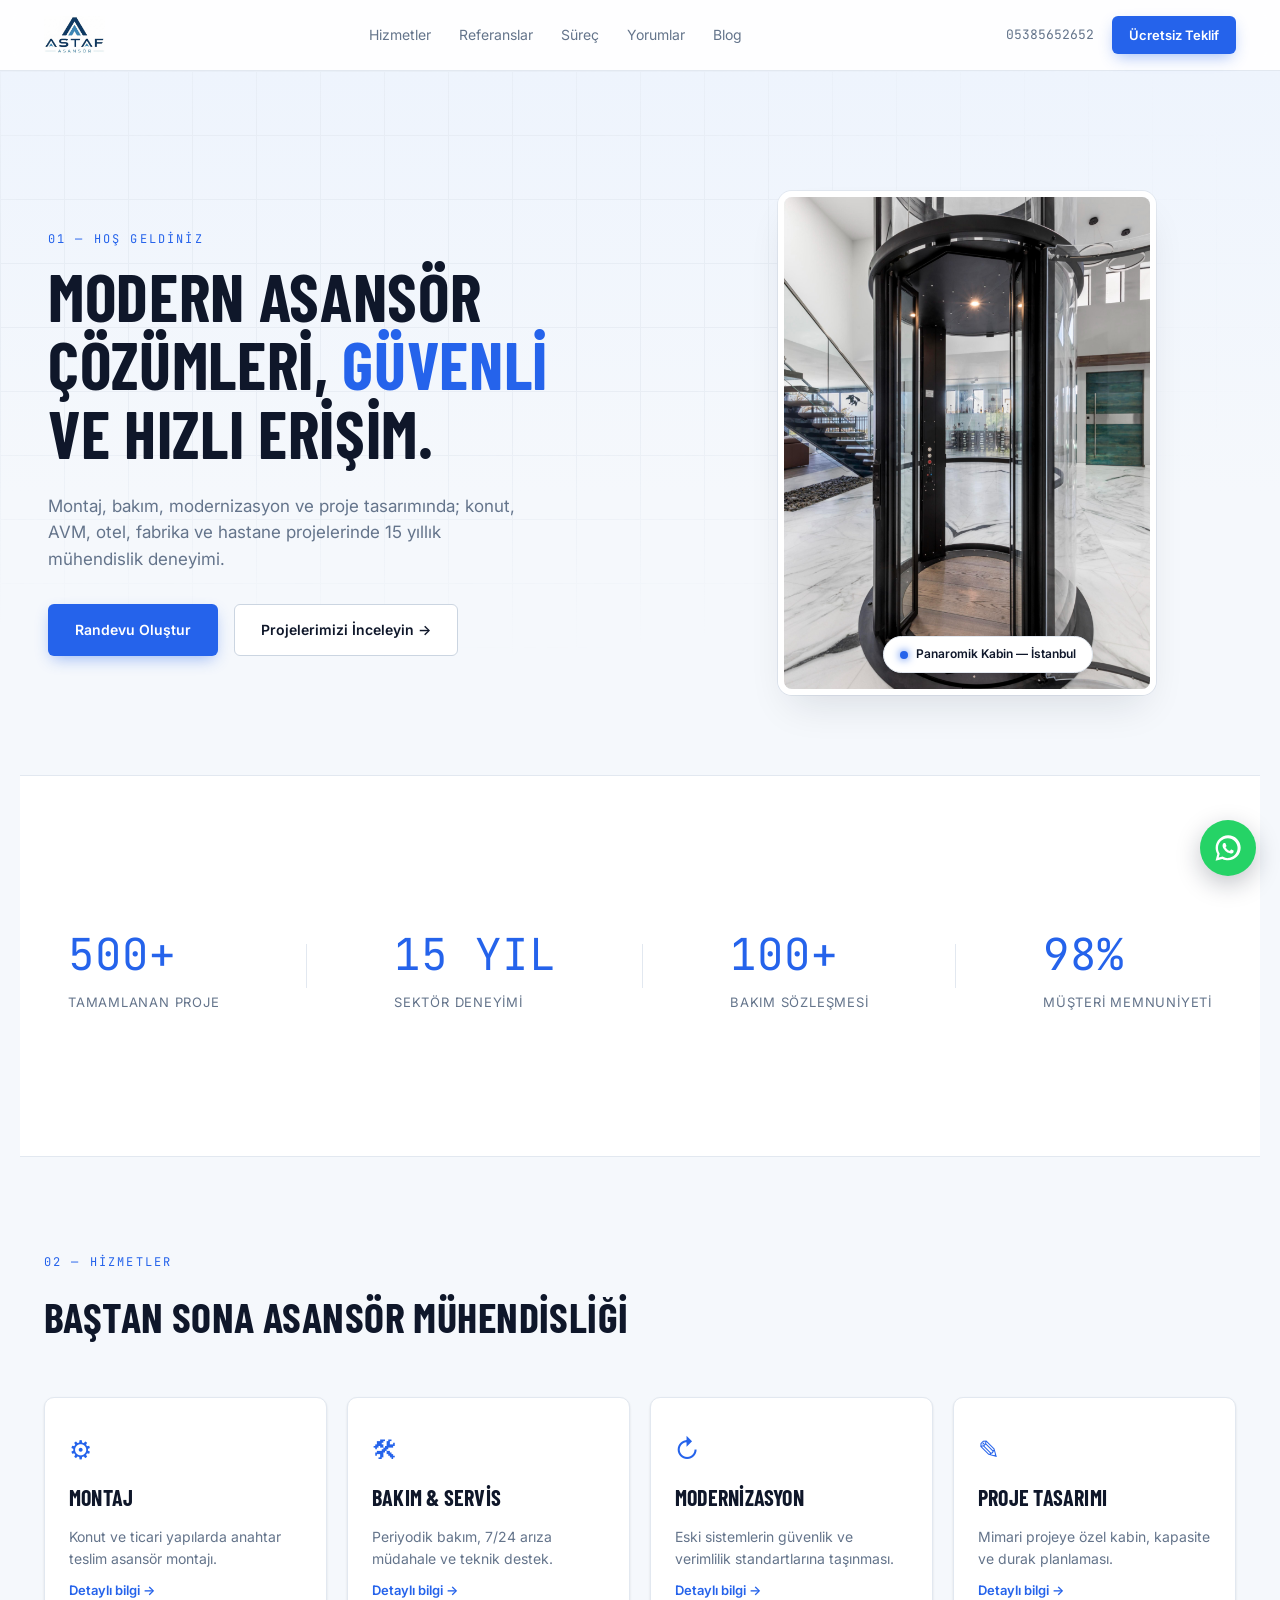
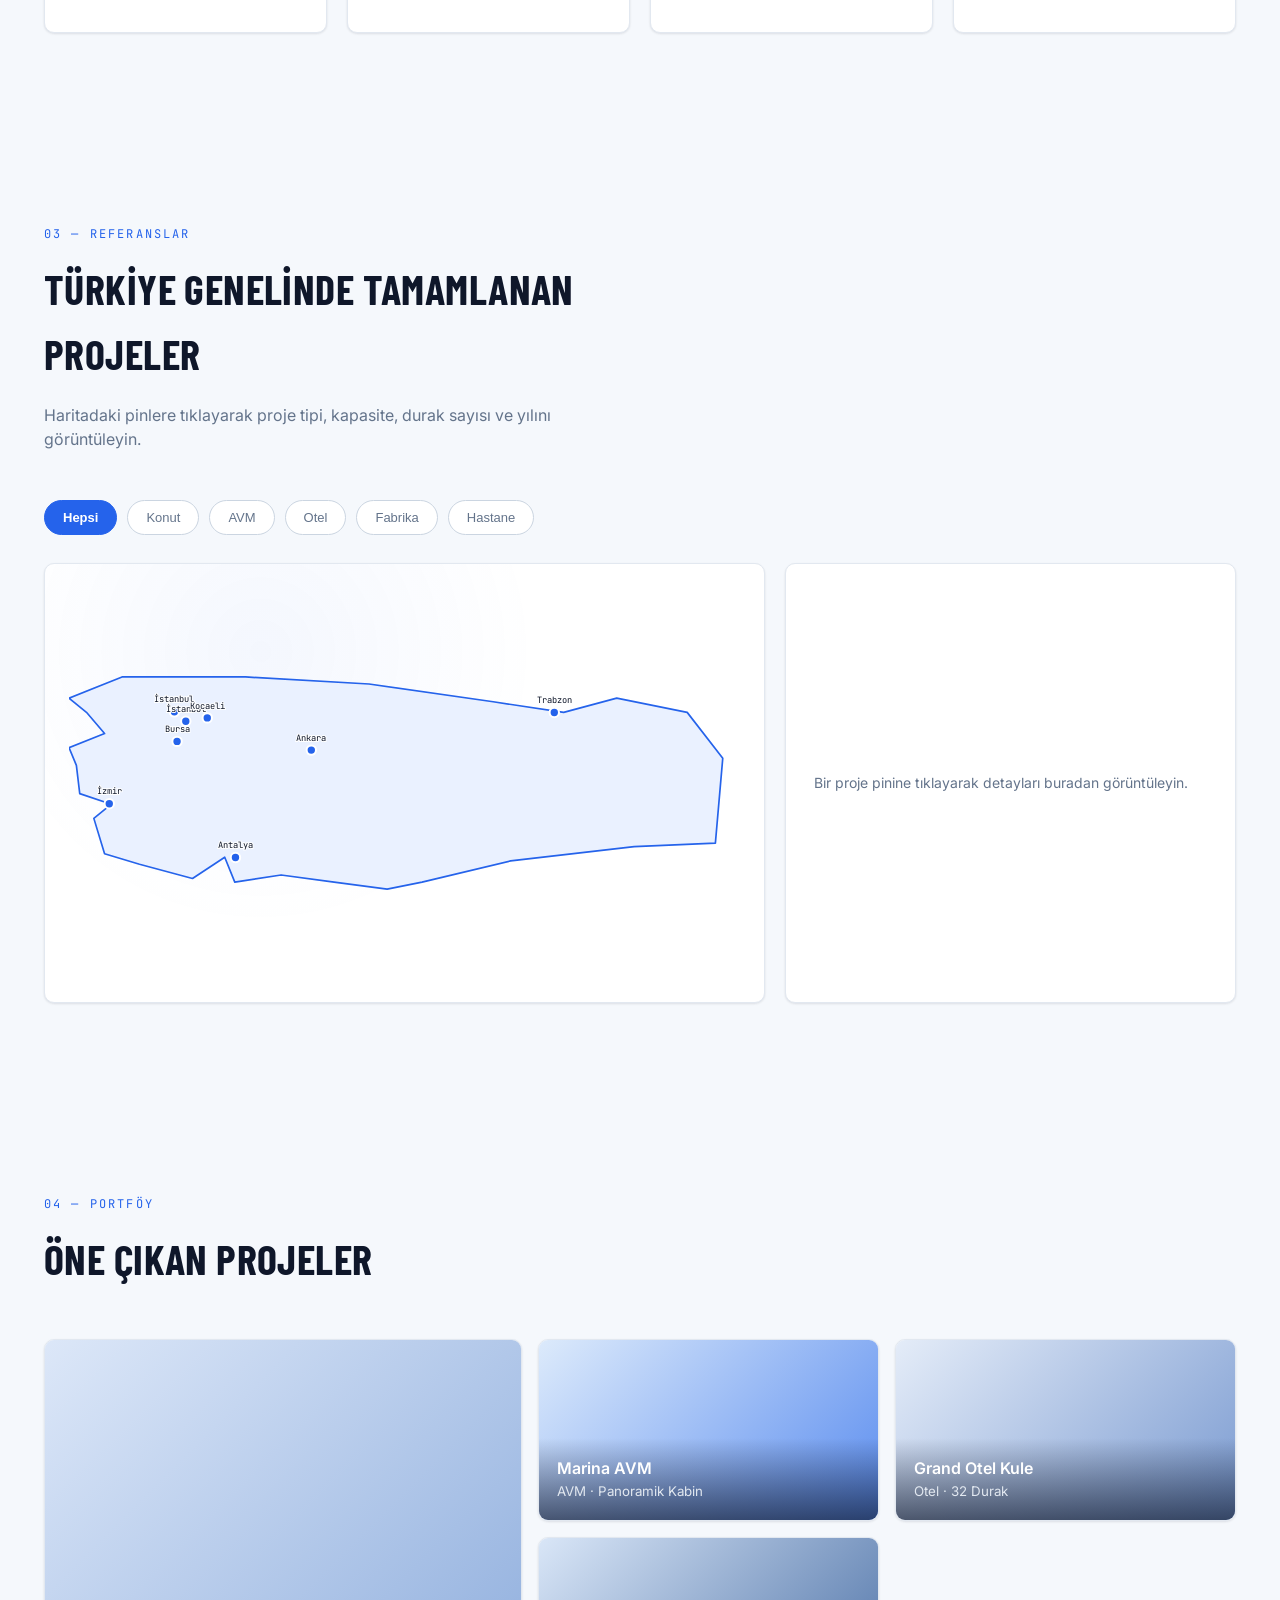
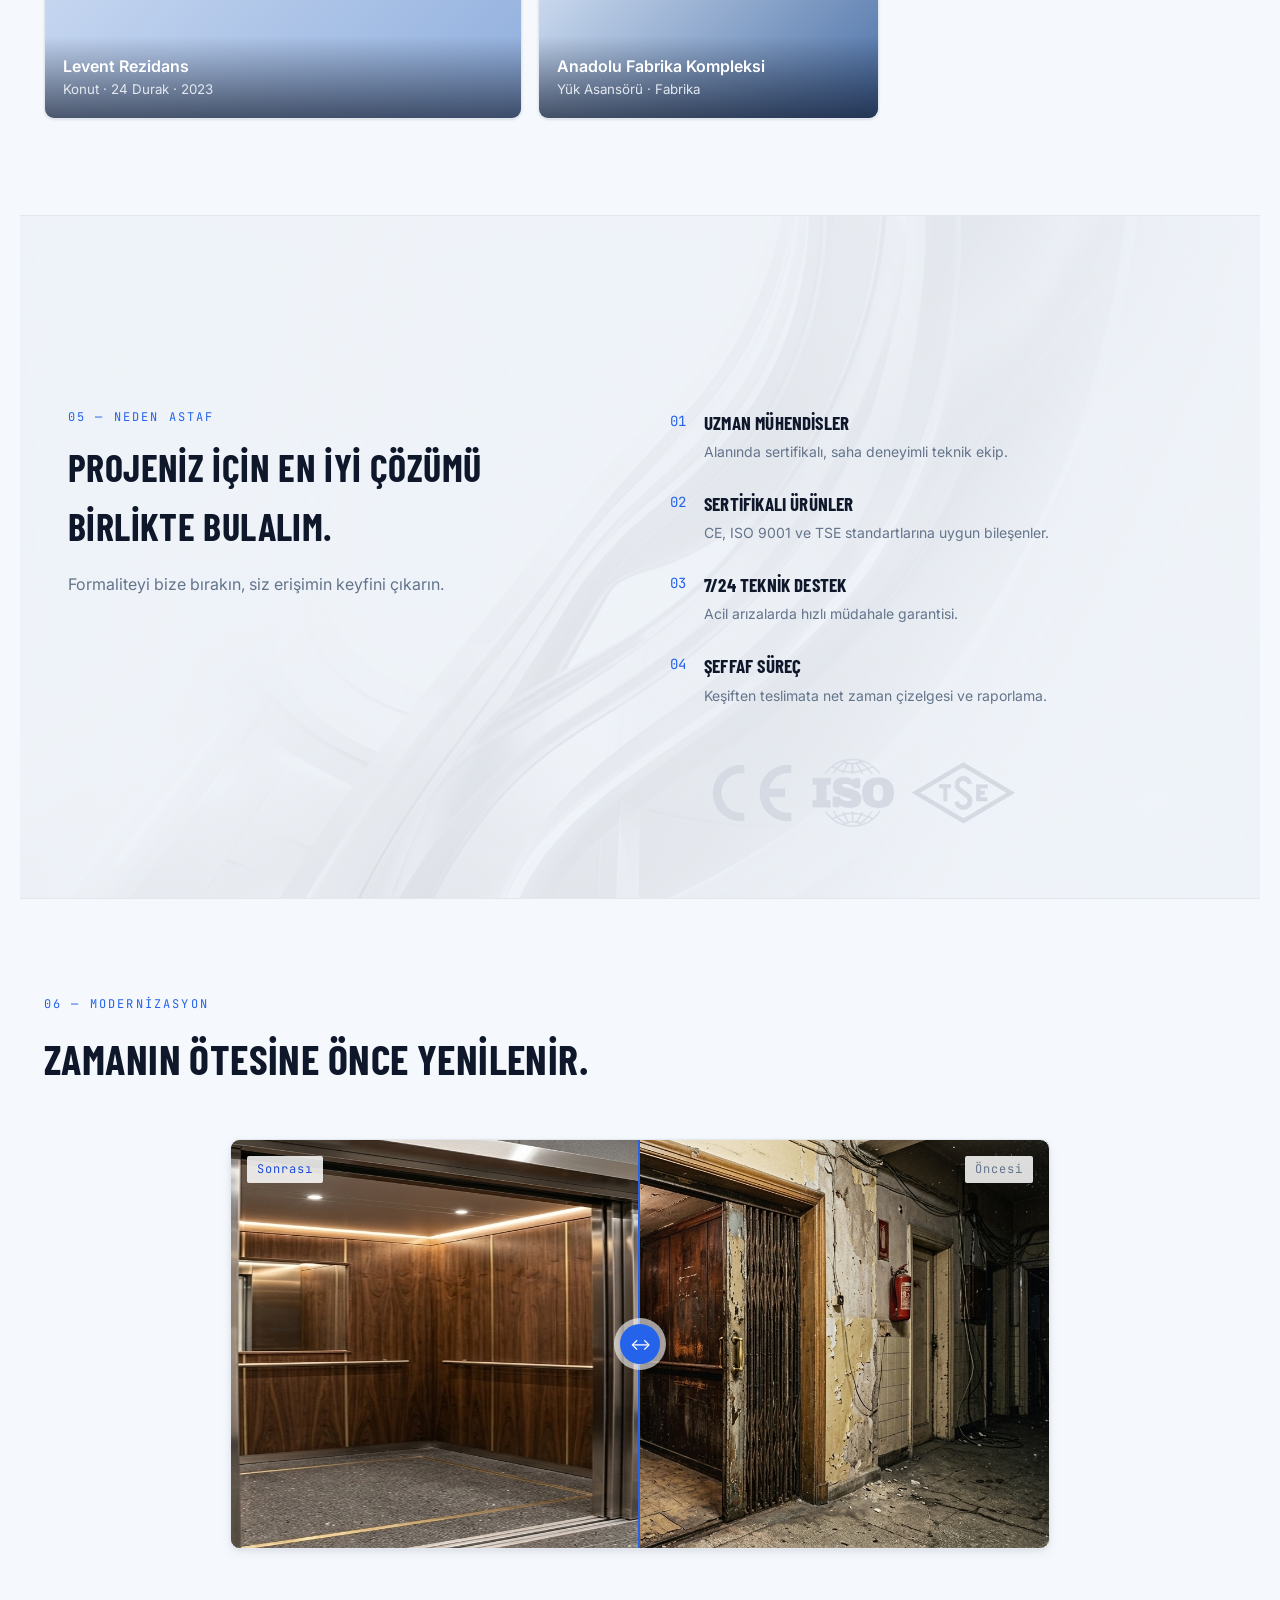
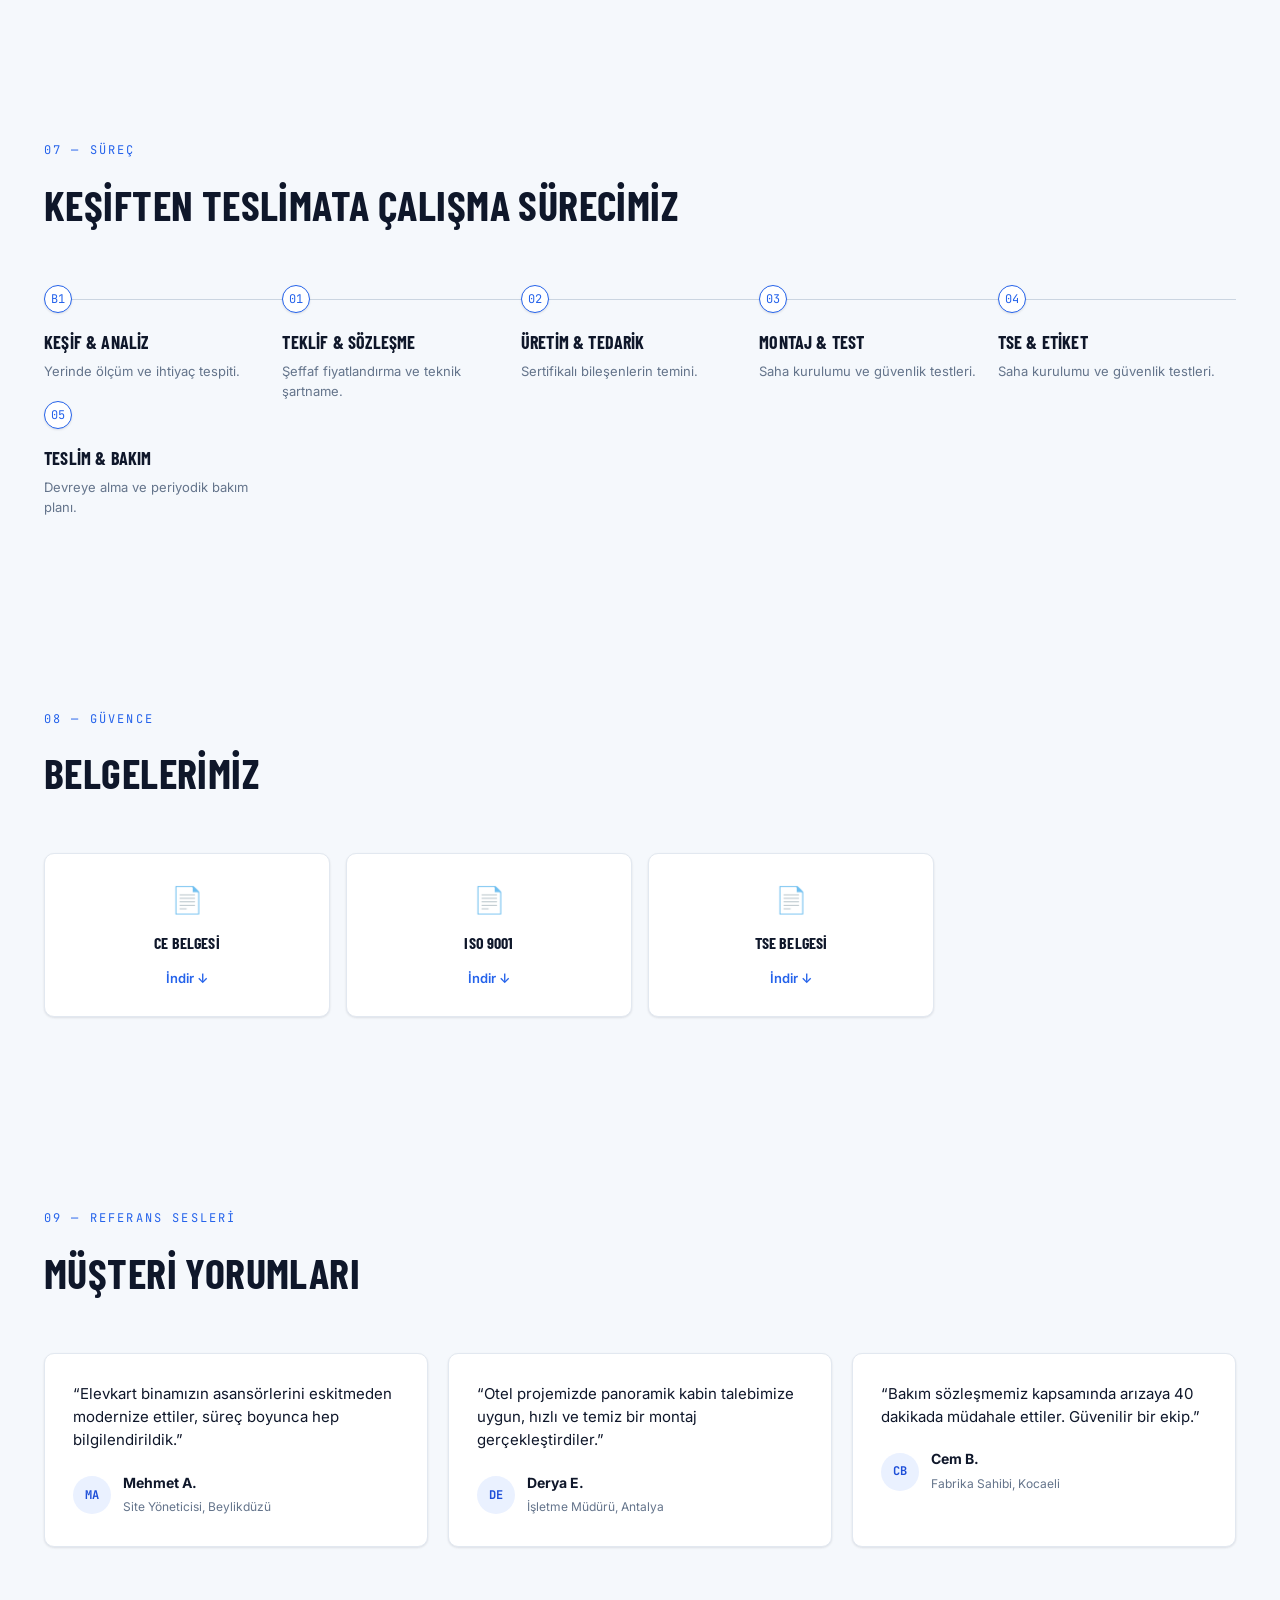
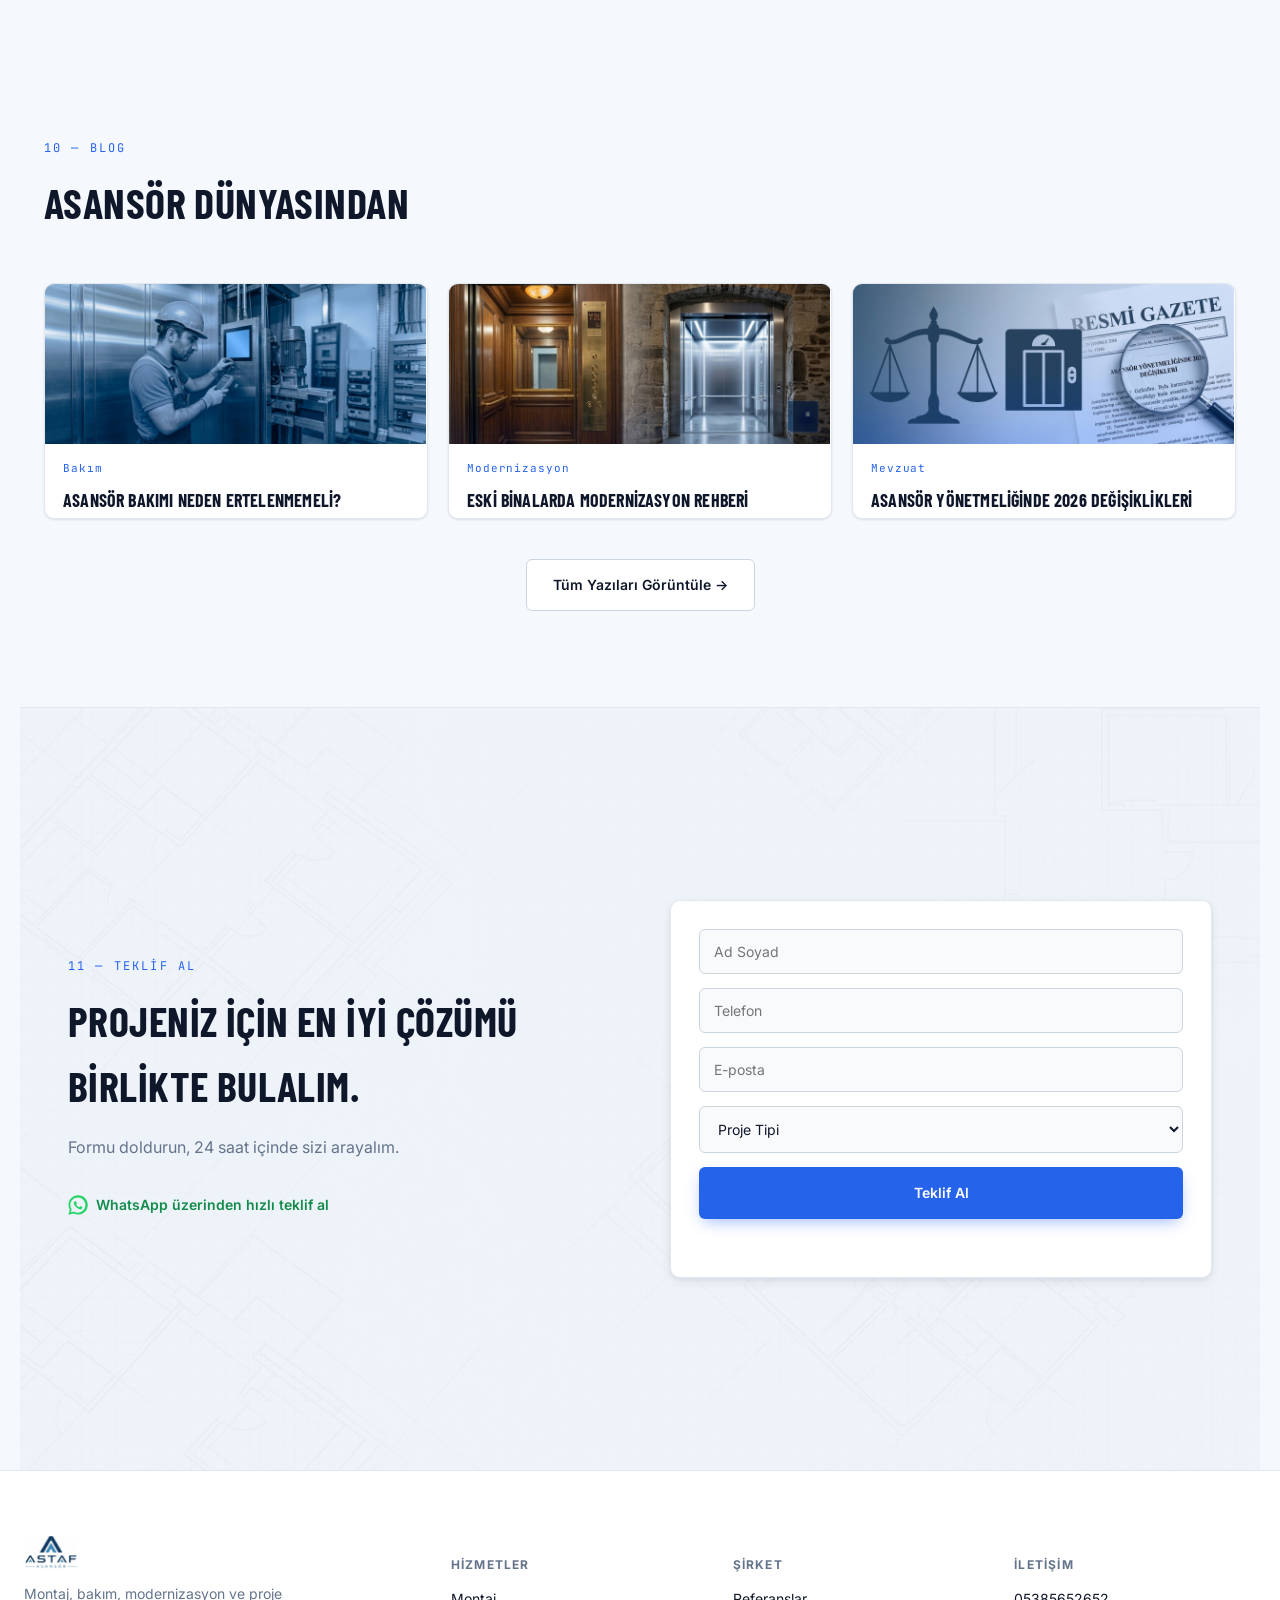
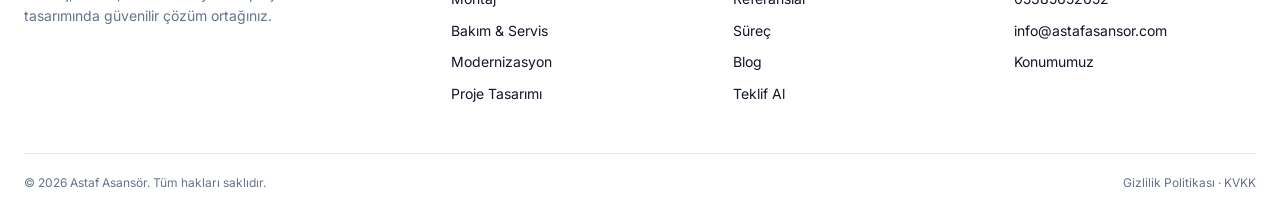
<file: index.html>
<!doctype html>
<html lang="tr">
  <head>
    <meta charset="UTF-8" />
    <meta name="viewport" content="width=device-width, initial-scale=1.0" />
    <title>Astaf Asansör | Modern Asansör Çözümleri</title>
    <meta
      name="description"
      content="Montaj, bakım, modernizasyon ve proje tasarımında güvenilir asansör çözüm ortağınız. 500+ tamamlanmış proje, 15 yıl deneyim."
    />
    <link rel="preconnect" href="https://fonts.googleapis.com" />
    <link
      href="https://fonts.googleapis.com/css2?family=Barlow+Condensed:wght@500;600;700;800&family=Inter:wght@400;500;600;700&family=JetBrains+Mono:wght@500;700&display=swap"
      rel="stylesheet"
    />
    <link rel="stylesheet" href="styles.css" />
  </head>
  <body>
    <!-- ============ Header ============ -->
    <header class="nav" id="nav">
      <div class="nav-inner">
        <a href="#" class="logo">
          <img src="assets/logo.jpg" alt="Astaf Asansör" class="logo-img" />
        </a>
        <nav class="nav-links" id="navLinks">
          <a href="#hizmetler">Hizmetler</a>
          <a href="#referanslar">Referanslar</a>
          <a href="#surec">Süreç</a>
          <a href="#yorumlar">Yorumlar</a>
          <a href="/blog">Blog</a>
        </nav>
        <div class="nav-cta">
          <a href="tel:+902121234567" class="nav-phone">05385652652</a>
          <a href="#teklif" class="btn btn-accent btn-sm">Ücretsiz Teklif</a>
        </div>
        <button class="nav-toggle" id="navToggle" aria-label="Menüyü aç">
          <span></span><span></span><span></span>
        </button>
      </div>
    </header>

    <!-- ============ 1. HERO ============ -->
    <section class="hero">
      <div class="hero-grid"></div>
      <div class="hero-inner">
        <p class="eyebrow">01 — HOŞ GELDİNİZ</p>
        <h1 class="hero-title">
          Modern asansör<br />çözümleri, <span class="accent-text">güvenli</span
          ><br />ve hızlı erişim.
        </h1>
        <p class="hero-desc">
          Montaj, bakım, modernizasyon ve proje tasarımında; konut, AVM, otel,
          fabrika ve hastane projelerinde 15 yıllık mühendislik deneyimi.
        </p>
        <div class="hero-actions">
          <a href="#teklif" class="btn btn-accent">Randevu Oluştur</a>
          <a href="#projeler" class="btn btn-outline"
            >Projelerimizi İnceleyin →</a
          >
        </div>
      </div>
      <div class="hero-shaft">
        <img
          src="assets/hero.jpg"
          alt="Modern asansör kabini"
          class="hero-photo"
        />
        <div class="hero-photo-tag">
          <span class="shaft-dot"></span> Panaromik Kabin — İstanbul
        </div>
      </div>
    </section>

    <section class="stats">
      <div class="stats-inner">
        <div class="stat" data-count="500" data-suffix="+">
          <span class="stat-num mono" data-target="500">000</span>
          <span class="stat-label">Tamamlanan Proje</span>
        </div>
        <div class="stat-divider"></div>
        <div class="stat" data-count="15" data-suffix=" YIL">
          <span class="stat-num mono" data-target="15">00</span>
          <span class="stat-label">Sektör Deneyimi</span>
        </div>
        <div class="stat-divider"></div>
        <div class="stat" data-count="100" data-suffix="+">
          <span class="stat-num mono" data-target="100">000</span>
          <span class="stat-label">Bakım Sözleşmesi</span>
        </div>
        <div class="stat-divider"></div>
        <div class="stat" data-count="98" data-suffix="%">
          <span class="stat-num mono" data-target="98">00</span>
          <span class="stat-label">Müşteri Memnuniyeti</span>
        </div>
      </div>
    </section>

    <!-- ============ 2. HİZMET KARTLARI ============ -->
    <section class="services" id="hizmetler">
      <div class="section-head">
        <p class="eyebrow">02 — HİZMETLER</p>
        <h2>Baştan sona asansör mühendisliği</h2>
      </div>
      <div class="services-grid">
        <a href="#" class="service-card">
          <span class="service-icon">⚙</span>
          <h3>Montaj</h3>
          <p>Konut ve ticari yapılarda anahtar teslim asansör montajı.</p>
          <span class="service-link">Detaylı bilgi →</span>
        </a>
        <a href="#" class="service-card">
          <span class="service-icon">🛠</span>
          <h3>Bakım & Servis</h3>
          <p>Periyodik bakım, 7/24 arıza müdahale ve teknik destek.</p>
          <span class="service-link">Detaylı bilgi →</span>
        </a>
        <a href="#" class="service-card">
          <span class="service-icon">↻</span>
          <h3>Modernizasyon</h3>
          <p>
            Eski sistemlerin güvenlik ve verimlilik standartlarına taşınması.
          </p>
          <span class="service-link">Detaylı bilgi →</span>
        </a>
        <a href="#" class="service-card">
          <span class="service-icon">✎</span>
          <h3>Proje Tasarımı</h3>
          <p>Mimari projeye özel kabin, kapasite ve durak planlaması.</p>
          <span class="service-link">Detaylı bilgi →</span>
        </a>
      </div>
    </section>

    <!-- ============ 3. REFERANS HARİTASI ============ -->
    <section class="map-section" id="referanslar">
      <div class="section-head">
        <p class="eyebrow">03 — REFERANSLAR</p>
        <h2>Türkiye genelinde tamamlanan projeler</h2>
        <p class="section-desc">
          Haritadaki pinlere tıklayarak proje tipi, kapasite, durak sayısı ve
          yılını görüntüleyin.
        </p>
      </div>

      <div class="map-filters" id="mapFilters">
        <button class="filter-btn active" data-filter="all">Hepsi</button>
        <button class="filter-btn" data-filter="konut">Konut</button>
        <button class="filter-btn" data-filter="avm">AVM</button>
        <button class="filter-btn" data-filter="otel">Otel</button>
        <button class="filter-btn" data-filter="fabrika">Fabrika</button>
        <button class="filter-btn" data-filter="hastane">Hastane</button>
      </div>

      <div class="map-wrap">
        <div class="map-panel" id="mapPanel">
          <svg
            viewBox="0 0 1000 316"
            preserveAspectRatio="xMidYMid meet"
            class="tr-map-svg"
          >
            <path
              class="tr-map-path"
              d="M0,31.6 L79,0 L263,0 L447,10.5 L632,37 L737,52.8 L816,31.6 L921,52.8 L974,121 L963,247.5 L842,252.8 L658,274 L526,305.6 L474,316 L395,305.6 L316,295 L247,305.6 L232,268.6 L184,300.2 L105,279 L53,263.3 L37,210.7 L63,189.6 L16,173.8 L11,131.7 L0,105.3 L53,84.3 L26,52.7 Z"
            ></path>
            <g id="pinsLayer"></g>
          </svg>
        </div>
        <div class="map-detail" id="mapDetail">
          <p class="map-detail-empty">
            Bir proje pinine tıklayarak detayları buradan görüntüleyin.
          </p>
        </div>
      </div>
    </section>

    <!-- ============ 4. Porföy ============ -->
    <section class="projects" id="projeler">
      <div class="section-head">
        <p class="eyebrow">04 — PORTFÖY</p>
        <h2>Öne çıkan projeler</h2>
      </div>
      <div class="projects-grid">
        <figure class="project-card project-card-lg">
          <div class="project-img ph-1"></div>
          <figcaption>
            <span>Levent Rezidans</span><small>Konut · 24 Durak · 2023</small>
          </figcaption>
        </figure>
        <figure class="project-card">
          <div class="project-img ph-2"></div>
          <figcaption>
            <span>Marina AVM</span><small>AVM · Panoramik Kabin</small>
          </figcaption>
        </figure>
        <figure class="project-card">
          <div class="project-img ph-3"></div>
          <figcaption>
            <span>Grand Otel Kule</span><small>Otel · 32 Durak</small>
          </figcaption>
        </figure>
        <figure class="project-card">
          <div class="project-img ph-4"></div>
          <figcaption>
            <span>Anadolu Fabrika Kompleksi</span
            ><small>Yük Asansörü · Fabrika</small>
          </figcaption>
        </figure>
      </div>
    </section>

    <!-- ============ 5. NEDEN BİZ ============ -->
    <section class="why">
      <div class="why-inner">
        <div class="why-text">
          <p class="eyebrow">05 — NEDEN ASTAF</p>
          <h2>Projeniz için en iyi çözümü birlikte bulalım.</h2>
          <p class="section-desc">
            Formaliteyi bize bırakın, siz erişimin keyfini çıkarın.
          </p>
        </div>
        <ul class="why-list">
          <li>
            <span class="why-num mono">01</span>
            <div>
              <h4>Uzman mühendisler</h4>
              <p>Alanında sertifikalı, saha deneyimli teknik ekip.</p>
            </div>
          </li>
          <li>
            <span class="why-num mono">02</span>
            <div>
              <h4>Sertifikalı ürünler</h4>
              <p>CE, ISO 9001 ve TSE standartlarına uygun bileşenler.</p>
            </div>
          </li>
          <li>
            <span class="why-num mono">03</span>
            <div>
              <h4>7/24 teknik destek</h4>
              <p>Acil arızalarda hızlı müdahale garantisi.</p>
            </div>
          </li>
          <li>
            <span class="why-num mono">04</span>
            <div>
              <h4>Şeffaf süreç</h4>
              <p>Keşiften teslimata net zaman çizelgesi ve raporlama.</p>
            </div>
          </li>
        </ul>
      </div>
    </section>

    <!-- ============ 6. ÖNCESİ/SONRASI ============ -->
    <section class="compare">
      <div class="section-head">
        <p class="eyebrow">06 — MODERNİZASYON</p>
        <h2>Zamanın ötesine önce yenilenir.</h2>
      </div>
      <div class="compare-wrap">
        <div class="compare-slider" id="compareSlider">
          <div class="compare-before"></div>
          <div class="compare-after" id="compareAfter"></div>
          <input
            type="range"
            min="0"
            max="100"
            value="50"
            id="compareRange"
            class="compare-range"
          />
          <div class="compare-handle" id="compareHandle">↔</div>
          <span class="compare-tag compare-tag-before">Öncesi</span>
          <span class="compare-tag compare-tag-after">Sonrası</span>
        </div>
      </div>
    </section>

    <!-- ============ 7. ÇALIŞMA SÜRECİ ============ -->
    <section class="process" id="surec">
      <div class="section-head">
        <p class="eyebrow">07 — SÜREÇ</p>
        <h2>Keşiften teslimata çalışma sürecimiz</h2>
      </div>
      <div class="process-track">
        <div class="process-step">
          <span class="process-floor mono">B1</span>
          <h4>Keşif & Analiz</h4>
          <p>Yerinde ölçüm ve ihtiyaç tespiti.</p>
        </div>
        <div class="process-step">
          <span class="process-floor mono">01</span>
          <h4>Teklif & Sözleşme</h4>
          <p>Şeffaf fiyatlandırma ve teknik şartname.</p>
        </div>
        <div class="process-step">
          <span class="process-floor mono">02</span>
          <h4>Üretim & Tedarik</h4>
          <p>Sertifikalı bileşenlerin temini.</p>
        </div>
        <div class="process-step">
          <span class="process-floor mono">03</span>
          <h4>Montaj & Test</h4>
          <p>Saha kurulumu ve güvenlik testleri.</p>
        </div>
        <div class="process-step">
          <span class="process-floor mono">04</span>
          <h4>TSE & Etiket</h4>
          <p>Saha kurulumu ve güvenlik testleri.</p>
        </div>
        <div class="process-step">
          <span class="process-floor mono">05</span>
          <h4>Teslim & Bakım</h4>
          <p>Devreye alma ve periyodik bakım planı.</p>
        </div>
      </div>
    </section>

    <!-- ============ 8. BELGELER ============ -->
    <section class="docs">
      <div class="section-head">
        <p class="eyebrow">08 — GÜVENCE</p>
        <h2>Belgelerimiz</h2>
      </div>
      <div class="docs-grid">
        <div class="doc-card">
          <span class="doc-icon">📄</span>
          <h4>CE Belgesi</h4>
          <a href="#" class="doc-link">İndir ↓</a>
        </div>
        <div class="doc-card">
          <span class="doc-icon">📄</span>
          <h4>ISO 9001</h4>
          <a href="#" class="doc-link">İndir ↓</a>
        </div>
        <div class="doc-card">
          <span class="doc-icon">📄</span>
          <h4>TSE Belgesi</h4>
          <a href="#" class="doc-link">İndir ↓</a>
        </div>
        <!-- <div class="doc-card doc-card-all">
          <span class="doc-icon">⬇</span>
          <h4>Tümünü İndir</h4>
          <a href="#" class="doc-link">Zip olarak</a>
        </div> -->
      </div>
    </section>

    <!-- ============ 9. MÜŞTERİ YORUMLARI ============ -->
    <section class="reviews" id="yorumlar">
      <div class="section-head">
        <p class="eyebrow">09 — REFERANS SESLERİ</p>
        <h2>Müşteri yorumları</h2>
      </div>
      <div class="reviews-track" id="reviewsTrack">
        <div class="review-card">
          <p>
            “Elevkart binamızın asansörlerini eskitmeden modernize ettiler,
            süreç boyunca hep bilgilendirildik.”
          </p>
          <div class="review-person">
            <span class="avatar">MA</span>
            <div>
              <strong>Mehmet A.</strong
              ><small>Site Yöneticisi, Beylikdüzü</small>
            </div>
          </div>
        </div>
        <div class="review-card">
          <p>
            “Otel projemizde panoramik kabin talebimize uygun, hızlı ve temiz
            bir montaj gerçekleştirdiler.”
          </p>
          <div class="review-person">
            <span class="avatar">DE</span>
            <div>
              <strong>Derya E.</strong><small>İşletme Müdürü, Antalya</small>
            </div>
          </div>
        </div>
        <div class="review-card">
          <p>
            “Bakım sözleşmemiz kapsamında arızaya 40 dakikada müdahale ettiler.
            Güvenilir bir ekip.”
          </p>
          <div class="review-person">
            <span class="avatar">CB</span>
            <div>
              <strong>Cem B.</strong><small>Fabrika Sahibi, Kocaeli</small>
            </div>
          </div>
        </div>
      </div>
    </section>

    <!-- ============ 10. BLOG ============ -->
    <section class="blog" id="blog">
      <div class="section-head">
        <p class="eyebrow">10 — BLOG</p>
        <h2>Asansör dünyasından</h2>
      </div>
      <div class="blog-grid">
        <a href="/blog/asansor-bakimi-neden-ertelenmemeli" class="blog-card">
          <img src="assets/blog-1.png" alt="Asansör bakımı" class="blog-img" />
          <span class="blog-tag">Bakım</span>
          <h4>Asansör bakımı neden ertelenmemeli?</h4>
          <!-- <small>12 Temmuz 2026</small> -->
        </a>
        <a href="/blog/eski-binalarda-modernizasyon-rehberi" class="blog-card">
          <img
            src="assets/blog-2.png"
            alt="Modernizasyon rehberi"
            class="blog-img"
          />
          <span class="blog-tag">Modernizasyon</span>
          <h4>Eski binalarda modernizasyon rehberi</h4>
          <!-- <small>28 Haziran 2026</small> -->
        </a>
        <a
          href="/blog/asansor-yonetmeliginde-2026-degisiklikleri"
          class="blog-card"
        >
          <img
            src="assets/blog-3.png"
            alt="Yönetmelik değişiklikleri"
            class="blog-img"
          />
          <span class="blog-tag">Mevzuat</span>
          <h4>Asansör yönetmeliğinde 2026 değişiklikleri</h4>
          <!-- <small>05 Haziran 2026</small> -->
        </a>
      </div>
      <div class="blog-more">
        <a href="/blog" class="btn btn-outline">Tüm Yazıları Görüntüle →</a>
      </div>
    </section>

    <!-- ============ 11. TEKLİF ÇAĞRISI ============ -->
    <section class="cta" id="teklif">
      <div class="cta-inner">
        <div class="cta-text">
          <p class="eyebrow">11 — TEKLİF AL</p>
          <h2>Projeniz için en iyi çözümü<br />birlikte bulalım.</h2>
          <p class="section-desc">
            Formu doldurun, 24 saat içinde sizi arayalım.
          </p>
          <a
            href="https://wa.me/905551234567"
            target="_blank"
            rel="noopener"
            class="whatsapp-inline"
          >
            <svg
              viewBox="0 0 32 32"
              width="20"
              height="20"
              fill="currentColor"
              class="wa-icon"
            >
              <path
                d="M27.1 4.9C24.2 2 20.3 0.4 16.2 0.4 7.7 0.4.8 7.3.8 15.8c0 2.7.7 5.4 2.1 7.7L.7 31.6l8.3-2.2c2.2 1.2 4.7 1.8 7.2 1.8h0c8.5 0 15.4-6.9 15.4-15.4 0-4.1-1.6-8-4.5-10.9zM16.2 28.5h0c-2.2 0-4.4-.6-6.3-1.7l-.5-.3-4.9 1.3 1.3-4.8-.3-.5c-1.2-1.9-1.8-4.1-1.8-6.4 0-6.7 5.4-12.1 12.1-12.1 3.2 0 6.3 1.3 8.5 3.6 2.3 2.3 3.5 5.3 3.5 8.5 0 6.7-5.5 12.1-12.1 12.1z"
              />
              <path
                d="M22.6 18.9c-.3-.2-2-1-2.3-1.1-.3-.1-.5-.2-.8.2-.2.3-.9 1.1-1.1 1.3-.2.2-.4.2-.7.1-.3-.2-1.4-.5-2.7-1.7-1-.9-1.7-2-1.9-2.3-.2-.3 0-.5.1-.7.1-.1.3-.4.5-.5.2-.2.2-.3.3-.5.1-.2 0-.4 0-.6 0-.2-.8-1.9-1.1-2.6-.3-.7-.6-.6-.8-.6h-.7c-.2 0-.6.1-.9.4-.3.3-1.2 1.2-1.2 2.9 0 1.7 1.2 3.4 1.4 3.6.2.2 2.4 3.7 5.8 5.1.8.3 1.4.6 1.9.7.8.3 1.5.2 2.1.1.6-.1 2-.8 2.2-1.6.3-.8.3-1.5.2-1.6-.1-.1-.3-.2-.6-.3z"
              />
            </svg>
            WhatsApp üzerinden hızlı teklif al
          </a>
        </div>
        <form class="cta-form" id="quoteForm">
          <input type="text" placeholder="Ad Soyad" required />
          <input type="tel" placeholder="Telefon" required />
          <input type="email" placeholder="E-posta" />
          <select required>
            <option value="" disabled selected>Proje Tipi</option>
            <option>Konut</option>
            <option>AVM</option>
            <option>Otel</option>
            <option>Fabrika</option>
            <option>Hastane</option>
            <option>Diğer</option>
          </select>
          <button type="submit" class="btn btn-accent btn-block">
            Teklif Al
          </button>
          <p class="form-note" id="formNote"></p>
        </form>
      </div>
    </section>

    <!-- ============ 13. FOOTER ============ -->
    <footer class="footer">
      <div class="footer-top">
        <div class="footer-brand">
          <span class="logo"
            ><img src="assets/logo.jpg" alt="Astaf Asansör" class="logo-img"
          /></span>
          <p>
            Montaj, bakım, modernizasyon ve proje tasarımında güvenilir çözüm
            ortağınız.
          </p>
        </div>
        <div class="footer-col">
          <h5>Hizmetler</h5>
          <a href="#">Montaj</a><a href="#">Bakım & Servis</a
          ><a href="#">Modernizasyon</a><a href="#">Proje Tasarımı</a>
        </div>
        <div class="footer-col">
          <h5>Şirket</h5>
          <a href="#referanslar">Referanslar</a><a href="#surec">Süreç</a
          ><a href="#blog">Blog</a><a href="#teklif">Teklif Al</a>
        </div>
        <div class="footer-col">
          <h5>İletişim</h5>
          <a href="tel:+902121234567">05385652652</a>
          <a href="mailto:info@astafasansor.com.com">info@astafasansor.com</a>
          <a href="https://maps.app.goo.gl/kVZryUe5MYajtqA7A">Konumumuz</a>
        </div>
      </div>
      <div class="footer-bottom">
        <span>© 2026 Astaf Asansör. Tüm hakları saklıdır.</span>
        <span>Gizlilik Politikası · KVKK</span>
      </div>
    </footer>

    <a
      href="https://wa.me/905383652652"
      target="_blank"
      rel="noopener"
      class="whatsapp-float"
      aria-label="WhatsApp"
    >
      <svg viewBox="0 0 32 32" width="26" height="26" fill="currentColor">
        <path
          d="M16 3C9 3 3.3 8.7 3.3 15.7c0 2.5.7 4.9 2 7L3 29l6.5-2.2c2 .1 2.4.9 4.5.9 7 0 12.7-5.7 12.7-12.7C26.7 8.7 21 3 16 3z"
          opacity="0"
        />
        <path
          d="M22.6 18.9c-.3-.2-2-1-2.3-1.1-.3-.1-.5-.2-.8.2-.2.3-.9 1.1-1.1 1.3-.2.2-.4.2-.7.1-.3-.2-1.4-.5-2.7-1.7-1-.9-1.7-2-1.9-2.3-.2-.3 0-.5.1-.7.1-.1.3-.4.5-.5.2-.2.2-.3.3-.5.1-.2 0-.4 0-.6 0-.2-.8-1.9-1.1-2.6-.3-.7-.6-.6-.8-.6h-.7c-.2 0-.6.1-.9.4-.3.3-1.2 1.2-1.2 2.9 0 1.7 1.2 3.4 1.4 3.6.2.2 2.4 3.7 5.8 5.1.8.3 1.4.6 1.9.7.8.3 1.5.2 2.1.1.6-.1 2-.8 2.2-1.6.3-.8.3-1.5.2-1.6-.1-.1-.3-.2-.6-.3z"
        />
        <path
          d="M27.1 4.9C24.2 2 20.3 0.4 16.2 0.4 7.7 0.4.8 7.3.8 15.8c0 2.7.7 5.4 2.1 7.7L.7 31.6l8.3-2.2c2.2 1.2 4.7 1.8 7.2 1.8h0c8.5 0 15.4-6.9 15.4-15.4 0-4.1-1.6-8-4.5-10.9zM16.2 28.5h0c-2.2 0-4.4-.6-6.3-1.7l-.5-.3-4.9 1.3 1.3-4.8-.3-.5c-1.2-1.9-1.8-4.1-1.8-6.4 0-6.7 5.4-12.1 12.1-12.1 3.2 0 6.3 1.3 8.5 3.6 2.3 2.3 3.5 5.3 3.5 8.5 0 6.7-5.5 12.1-12.1 12.1z"
        />
      </svg>
    </a>

    <script src="script.js"></script>
  </body>
</html>
</file>
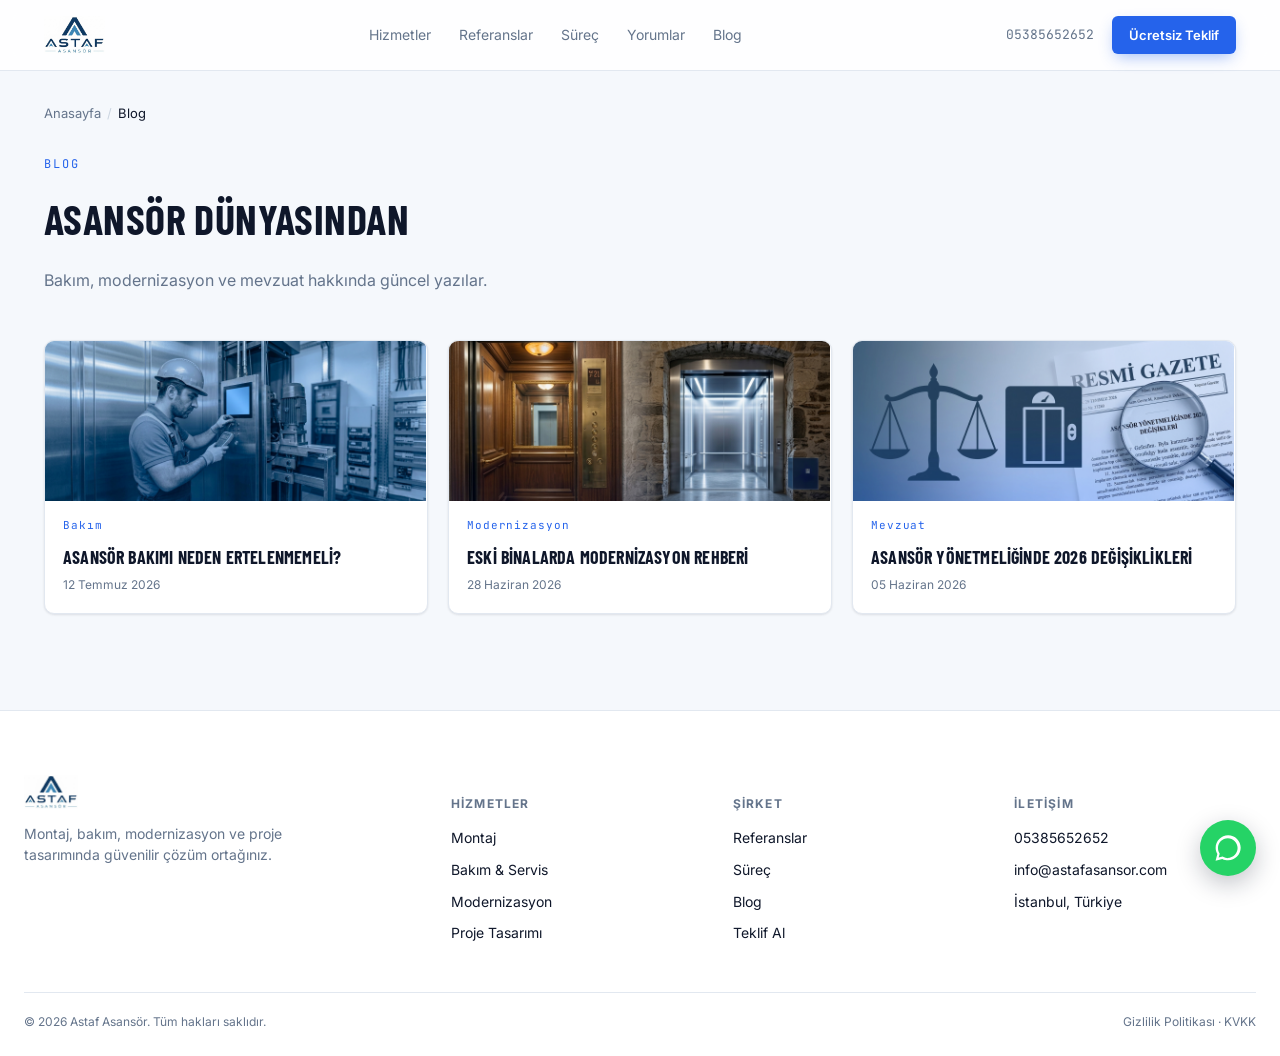
<file: blog/index.html>
<!doctype html>
<html lang="tr">
  <head>
    <meta charset="UTF-8" />
    <meta name="viewport" content="width=device-width, initial-scale=1.0" />
    <title>Blog | Astaf Asansör</title>
    <meta
      name="description"
      content="Asansör bakımı, modernizasyon ve sektör mevzuatı hakkında güncel yazılar."
    />
    <link rel="preconnect" href="https://fonts.googleapis.com" />
    <link
      href="https://fonts.googleapis.com/css2?family=Barlow+Condensed:wght@500;600;700;800&family=Inter:wght@400;500;600;700&family=JetBrains+Mono:wght@500;700&display=swap"
      rel="stylesheet"
    />
    <link rel="stylesheet" href="../styles.css" />
  </head>
  <body>
    <header class="nav">
      <div class="nav-inner">
        <a href="/" class="logo"
          ><img src="../assets/logo.jpg" alt="Astaf Asansör" class="logo-img"
        /></a>
        <nav class="nav-links">
          <a href="/#hizmetler">Hizmetler</a>
          <a href="/#referanslar">Referanslar</a>
          <a href="/#surec">Süreç</a>
          <a href="/#yorumlar">Yorumlar</a>
          <a href="/blog">Blog</a>
        </nav>
        <div class="nav-cta">
          <a href="tel:+902121234567" class="nav-phone">05385652652</a>
          <a href="/#teklif" class="btn btn-accent btn-sm">Ücretsiz Teklif</a>
        </div>
      </div>
    </header>

    <div class="breadcrumb">
      <a href="/">Anasayfa</a><span>/</span><span class="current">Blog</span>
    </div>

    <section class="blog" style="padding-top: 32px">
      <div class="section-head">
        <p class="eyebrow">BLOG</p>
        <h2>Asansör dünyasından</h2>
        <p class="section-desc">
          Bakım, modernizasyon ve mevzuat hakkında güncel yazılar.
        </p>
      </div>
      <div class="blog-grid">
        <a href="/blog/asansor-bakimi-neden-ertelenmemeli" class="blog-card">
          <img
            src="../assets/blog-1.png"
            alt="Asansör bakımı"
            class="blog-img"
          />
          <span class="blog-tag">Bakım</span>
          <h4>Asansör bakımı neden ertelenmemeli?</h4>
          <small>12 Temmuz 2026</small>
        </a>
        <a href="/blog/eski-binalarda-modernizasyon-rehberi" class="blog-card">
          <img
            src="../assets/blog-2.png"
            alt="Modernizasyon rehberi"
            class="blog-img"
          />
          <span class="blog-tag">Modernizasyon</span>
          <h4>Eski binalarda modernizasyon rehberi</h4>
          <small>28 Haziran 2026</small>
        </a>
        <a
          href="/blog/asansor-yonetmeliginde-2026-degisiklikleri"
          class="blog-card"
        >
          <img
            src="../assets/blog-3.png"
            alt="Yönetmelik değişiklikleri"
            class="blog-img"
          />
          <span class="blog-tag">Mevzuat</span>
          <h4>Asansör yönetmeliğinde 2026 değişiklikleri</h4>
          <small>05 Haziran 2026</small>
        </a>
      </div>
    </section>

    <footer class="footer">
      <div class="footer-top">
        <div class="footer-brand">
          <span class="logo"
            ><img src="../assets/logo.jpg" alt="Astaf Asansör" class="logo-img"
          /></span>
          <p>
            Montaj, bakım, modernizasyon ve proje tasarımında güvenilir çözüm
            ortağınız.
          </p>
        </div>
        <div class="footer-col">
          <h5>Hizmetler</h5>
          <a href="/#hizmetler">Montaj</a
          ><a href="/#hizmetler">Bakım & Servis</a
          ><a href="/#hizmetler">Modernizasyon</a
          ><a href="/#hizmetler">Proje Tasarımı</a>
        </div>
        <div class="footer-col">
          <h5>Şirket</h5>
          <a href="/#referanslar">Referanslar</a><a href="/#surec">Süreç</a
          ><a href="/blog">Blog</a><a href="/#teklif">Teklif Al</a>
        </div>
        <div class="footer-col">
          <h5>İletişim</h5>
          <a href="tel:+905385652652">05385652652</a>
          <a href="mailto:info@astafasansor.com">info@astafasansor.com</a>
          <a
            href="https://maps.app.goo.gl/kVZryUe5MYajtqA7A"
            target="_blank"
            rel="noopener"
            >İstanbul, Türkiye</a
          >
        </div>
      </div>
      <div class="footer-bottom">
        <span>© 2026 Astaf Asansör. Tüm hakları saklıdır.</span>
        <span>Gizlilik Politikası · KVKK</span>
      </div>
    </footer>

    <a
      href="https://wa.me/905385652652"
      target="_blank"
      rel="noopener"
      class="whatsapp-float"
      aria-label="WhatsApp"
    >
      <svg viewBox="0 0 32 32" width="26" height="26" fill="currentColor">
        <path
          d="M27.1 4.9C24.2 2 20.3 0.4 16.2 0.4 7.7 0.4.8 7.3.8 15.8c0 2.7.7 5.4 2.1 7.7L.7 31.6l8.3-2.2c2.2 1.2 4.7 1.8 7.2 1.8h0c8.5 0 15.4-6.9 15.4-15.4 0-4.1-1.6-8-4.5-10.9zM16.2 28.5h0c-2.2 0-4.4-.6-6.3-1.7l-.5-.3-4.9 1.3 1.3-4.8-.3-.5c-1.2-1.9-1.8-4.1-1.8-6.4 0-6.7 5.4-12.1 12.1-12.1 3.2 0 6.3 1.3 8.5 3.6 2.3 2.3 3.5 5.3 3.5 8.5 0 6.7-5.5 12.1-12.1 12.1z"
        />
      </svg>
    </a>

    <script src="../script.js"></script>
  </body>
</html>
</file>
<file: styles.css>
/* ===========================================================
   ASTAF ASANSÖR — Design tokens (Light theme)
   bg soft ice-blue #F5F8FC / panel white #FFFFFF
   accent signal blue (elevator call-button light) #2563EB
   display: Barlow Condensed / body: Inter / digital: JetBrains Mono
=========================================================== */
:root {
  --bg: #f5f8fc;
  --panel: #ffffff;
  --panel-2: #eef3fa;
  --steel: #e2e8f0;
  --steel-light: #cbd5e1;
  --accent: #2563eb;
  --accent-dim: #1d4ed8;
  --accent-glow: rgba(37, 99, 235, 0.18);
  --accent-soft: #eaf1ff;
  --text: #0f172a;
  --muted: #64748b;
  --radius: 2px;
  --maxw: 1240px;
  --shadow-sm:
    0 1px 2px rgba(15, 23, 42, 0.05), 0 1px 3px rgba(15, 23, 42, 0.06);
  --shadow-md:
    0 4px 12px rgba(15, 23, 42, 0.06), 0 2px 4px rgba(15, 23, 42, 0.05);
  --shadow-lg: 0 20px 40px -12px rgba(15, 23, 42, 0.12);
}

* {
  box-sizing: border-box;
}
html {
  scroll-behavior: smooth;
}
body {
  margin: 0;
  background: var(--bg);
  color: var(--text);
  font-family: 'Inter', sans-serif;
  line-height: 1.55;
  -webkit-font-smoothing: antialiased;
}
h1,
h2,
h3,
h4 {
  font-family: 'Barlow Condensed', sans-serif;
  font-weight: 700;
  letter-spacing: 0.01em;
  margin: 0 0 0.4em;
  text-transform: uppercase;
  color: var(--text);
}
.mono {
  font-family: 'JetBrains Mono', monospace;
}
a {
  color: inherit;
  text-decoration: none;
}
img {
  max-width: 100%;
  display: block;
}
section {
  padding: 96px 24px;
  max-width: var(--maxw);
  margin: 0 auto;
}
:focus-visible {
  outline: 2px solid var(--accent);
  outline-offset: 3px;
}
@media (prefers-reduced-motion: reduce) {
  * {
    animation: none !important;
    transition: none !important;
  }
}

.eyebrow {
  font-family: 'JetBrains Mono', monospace;
  font-size: 12px;
  letter-spacing: 0.18em;
  color: var(--accent);
  margin: 0 0 12px;
}
.section-head {
  max-width: 640px;
  margin-bottom: 48px;
}
.section-head h2 {
  font-size: clamp(28px, 4vw, 42px);
  color: var(--text);
}
.section-desc {
  color: var(--muted);
  font-size: 16px;
  max-width: 520px;
}

.accent-text {
  color: var(--accent);
}

/* ---------- Buttons ---------- */
.btn {
  display: inline-flex;
  align-items: center;
  justify-content: center;
  gap: 8px;
  height: 52px;
  padding: 0 26px;
  font-size: 14px;
  font-weight: 600;
  line-height: 1;
  border-radius: 6px;
  border: 1px solid transparent;
  cursor: pointer;
  transition:
    transform 0.15s ease,
    background 0.2s ease,
    border-color 0.2s ease,
    box-shadow 0.2s ease;
  font-family: 'Inter', sans-serif;
}
.btn-accent {
  background: var(--accent);
  color: #fff;
  box-shadow: 0 6px 16px -4px rgba(37, 99, 235, 0.45);
}
.btn-accent:hover {
  background: var(--accent-dim);
  transform: translateY(-1px);
}
.btn-outline {
  border-color: var(--steel-light);
  color: var(--text);
  background: #fff;
}
.btn-outline:hover {
  border-color: var(--accent);
  color: var(--accent);
}
.btn-sm {
  height: 38px;
  padding: 0 16px;
  font-size: 13px;
}
.btn-block {
  width: 100%;
  justify-content: center;
}

/* ---------- Nav ---------- */
.nav {
  position: sticky;
  top: 0;
  z-index: 50;
  background: rgba(255, 255, 255, 0.85);
  backdrop-filter: blur(10px);
  border-bottom: 1px solid var(--steel);
}
.nav-inner {
  max-width: var(--maxw);
  margin: 0 auto;
  padding: 16px 24px;
  display: flex;
  align-items: center;
  justify-content: space-between;
  gap: 24px;
}
.logo {
  display: flex;
  align-items: center;
  gap: 8px;
  font-family: 'Barlow Condensed', sans-serif;
  font-weight: 700;
  font-size: 20px;
  letter-spacing: 0.04em;
}
.logo-mark {
  color: var(--accent);
}
.logo-sub {
  color: var(--muted);
  font-weight: 500;
  font-size: 14px;
  letter-spacing: 0.1em;
}
.logo-img {
  height: 38px;
  width: auto;
  display: block;
}
.footer-brand .logo-img {
  height: 34px;
}
.nav-links {
  display: flex;
  gap: 28px;
  font-size: 14px;
  color: var(--muted);
}
.nav-links a:hover {
  color: var(--text);
}
.nav-cta {
  display: flex;
  align-items: center;
  gap: 18px;
}
.nav-phone {
  font-family: 'JetBrains Mono', monospace;
  font-size: 13px;
  color: var(--muted);
}
.nav-toggle {
  display: none;
  flex-direction: column;
  gap: 5px;
  background: none;
  border: 0;
  cursor: pointer;
  padding: 6px;
}
.nav-toggle span {
  width: 22px;
  height: 2px;
  background: var(--text);
}

/* ---------- Hero ---------- */
.hero {
  position: relative;
  overflow: hidden;
  padding: 120px 24px 80px;
  max-width: none;
  display: grid;
  grid-template-columns: 1.1fr 0.9fr;
  align-items: center;
  gap: 40px;
  background: linear-gradient(180deg, #eef4fd 0%, var(--bg) 60%);
}
.hero-grid {
  position: absolute;
  inset: 0;
  z-index: 0;
  background-image:
    linear-gradient(var(--steel) 1px, transparent 1px),
    linear-gradient(90deg, var(--steel) 1px, transparent 1px);
  background-size: 64px 64px;
  opacity: 0.6;
  mask-image: radial-gradient(
    ellipse 80% 60% at 30% 30%,
    black 40%,
    transparent 90%
  );
}
.hero-inner {
  position: relative;
  z-index: 1;
  max-width: 640px;
  grid-column: 1;
  padding-left: calc((100vw - var(--maxw)) / 2 + 24px);
}
@media (max-width: 1300px) {
  .hero-inner {
    padding-left: 24px;
  }
}
.hero-title {
  font-size: clamp(38px, 5.2vw, 68px);
  line-height: 1.03;
  color: var(--text);
}
.hero-desc {
  color: var(--muted);
  font-size: 17px;
  max-width: 480px;
  margin-bottom: 32px;
}
.hero-actions {
  display: flex;
  gap: 16px;
  flex-wrap: wrap;
  align-items: center;
}

.hero-shaft {
  position: relative;
  z-index: 1;
  justify-self: center;
  grid-column: 2;
}
.hero-shaft {
  position: relative;
  z-index: 1;
  justify-self: center;
  grid-column: 2;
}
.hero-photo {
  width: 420px;
  max-width: 90%;
  aspect-ratio: 3/4;
  object-fit: cover;
  border-radius: 14px;
  border: 6px solid #fff;
  box-shadow:
    var(--shadow-lg),
    0 0 0 1px var(--steel);
}
.hero-photo-tag {
  position: absolute;
  bottom: 22px;
  left: 50%;
  transform: translateX(-50%);
  display: flex;
  align-items: center;
  gap: 8px;
  background: #fff;
  border: 1px solid var(--steel);
  border-radius: 20px;
  padding: 8px 16px;
  font-size: 12px;
  font-weight: 600;
  color: var(--text);
  box-shadow: var(--shadow-md);
  white-space: nowrap;
}
.shaft-dot {
  width: 8px;
  height: 8px;
  border-radius: 50%;
  background: var(--accent);
  box-shadow: 0 0 8px var(--accent);
}

/* ---------- Stats ---------- */
.stats {
  border-top: 1px solid var(--steel);
  border-bottom: 1px solid var(--steel);
  background: var(--panel);
}
.stats-inner {
  max-width: var(--maxw);
  margin: 0 auto;
  padding: 48px 24px;
  display: flex;
  align-items: center;
  justify-content: space-between;
  flex-wrap: wrap;
  gap: 24px;
}
.stat {
  display: flex;
  flex-direction: column;
  gap: 4px;
  min-width: 120px;
}
.stat-num {
  font-size: 44px;
  color: var(--accent);
  letter-spacing: 0.02em;
}
.stat-label {
  font-size: 13px;
  color: var(--muted);
  text-transform: uppercase;
  letter-spacing: 0.06em;
}
.stat-divider {
  width: 1px;
  height: 44px;
  background: var(--steel);
}
@media (max-width: 820px) {
  .stat-divider {
    display: none;
  }
}

/* ---------- Services ---------- */
.services-grid {
  display: grid;
  grid-template-columns: repeat(4, 1fr);
  gap: 20px;
}
.service-card {
  background: var(--panel);
  border: 1px solid var(--steel);
  border-radius: 10px;
  box-shadow: var(--shadow-sm);
  padding: 32px 24px;
  display: flex;
  flex-direction: column;
  gap: 10px;
  transition:
    box-shadow 0.2s,
    transform 0.2s;
}
.service-card:hover {
  box-shadow: var(--shadow-md);
  transform: translateY(-3px);
}
.service-icon {
  font-size: 26px;
  color: var(--accent);
}
.service-card h3 {
  font-size: 22px;
  margin-bottom: 2px;
}
.service-card p {
  color: var(--muted);
  font-size: 14px;
  margin: 0;
  flex: 1;
}
.service-link {
  color: var(--accent);
  font-size: 13px;
  font-weight: 600;
}
@media (max-width: 900px) {
  .services-grid {
    grid-template-columns: repeat(2, 1fr);
  }
}
@media (max-width: 560px) {
  .services-grid {
    grid-template-columns: 1fr;
  }
}

/* ---------- Map / Referanslar ---------- */
.map-filters {
  display: flex;
  gap: 10px;
  flex-wrap: wrap;
  margin-bottom: 28px;
}
.filter-btn {
  background: var(--panel);
  border: 1px solid var(--steel-light);
  color: var(--muted);
  padding: 9px 18px;
  border-radius: 20px;
  font-size: 13px;
  cursor: pointer;
  transition: 0.2s;
}
.filter-btn:hover {
  color: var(--text);
  border-color: var(--accent);
}
.filter-btn.active {
  background: var(--accent);
  color: #fff;
  border-color: var(--accent);
  font-weight: 600;
}

.map-wrap {
  display: grid;
  grid-template-columns: 1.6fr 1fr;
  gap: 20px;
  min-height: 440px;
}
.map-pin:hover,
.map-pin.active {
  transform: translate(-50%, -50%) scale(1.3);
}
.map-panel {
  position: relative;
  border: 1px solid var(--steel);
  border-radius: 10px;
  box-shadow: var(--shadow-sm);
  background:
    radial-gradient(
      circle at 30% 20%,
      rgba(37, 99, 235, 0.05),
      transparent 45%
    ),
    var(--panel);
  min-height: 440px;
  overflow: hidden;
  display: flex;
  align-items: center;
  justify-content: center;
  padding: 24px;
}
.tr-map-svg {
  width: 100%;
  height: 100%;
  max-height: 400px;
  display: block;
}
.tr-map-path {
  fill: var(--accent-soft);
  stroke: var(--accent);
  stroke-width: 2.5;
  stroke-linejoin: round;
}
.map-pin-group {
  cursor: pointer;
}
.map-pin-dot {
  fill: var(--accent);
  stroke: #fff;
  stroke-width: 3;
  r: 7;
  transition: r 0.15s;
}
.map-pin-group:hover .map-pin-dot,
.map-pin-group.active .map-pin-dot {
  r: 11;
}
.map-pin-label {
  font-family: 'JetBrains Mono', monospace;
  font-size: 13px;
  fill: var(--text);
  text-anchor: middle;
  pointer-events: none;
  paint-order: stroke;
  stroke: #fff;
  stroke-width: 3;
}
.map-pin-group.hidden {
  display: none;
}
.map-detail {
  background: var(--panel);
  border: 1px solid var(--steel);
  border-radius: 10px;
  box-shadow: var(--shadow-sm);
  padding: 28px;
  display: flex;
  flex-direction: column;
  justify-content: center;
}
.map-detail-empty {
  color: var(--muted);
  font-size: 14px;
}
.map-detail-card h4 {
  font-size: 24px;
  margin-bottom: 6px;
}
.map-detail-tag {
  display: inline-block;
  background: var(--accent-soft);
  color: var(--accent-dim);
  font-size: 11px;
  font-weight: 700;
  padding: 3px 10px;
  border-radius: 12px;
  text-transform: uppercase;
  margin-bottom: 14px;
}
.map-detail-row {
  display: flex;
  justify-content: space-between;
  padding: 8px 0;
  border-bottom: 1px solid var(--steel);
  font-size: 14px;
}
.map-detail-row span:first-child {
  color: var(--muted);
}
.map-detail-row span:last-child {
  font-family: 'JetBrains Mono', monospace;
  color: var(--text);
}
@media (max-width: 800px) {
  .map-wrap {
    grid-template-columns: 1fr;
  }
}

/* ---------- Projects ---------- */
.projects-grid {
  display: grid;
  grid-template-columns: 1.4fr 1fr 1fr;
  grid-template-rows: 1fr 1fr;
  gap: 16px;
}
.project-card {
  margin: 0;
  position: relative;
  overflow: hidden;
  border-radius: 10px;
  border: 1px solid var(--steel);
  box-shadow: var(--shadow-sm);
}
.project-card-lg {
  grid-row: 1 / 3;
}
.project-img {
  width: 100%;
  height: 100%;
  min-height: 180px;
  transition: transform 0.4s ease;
}
.project-card:hover .project-img {
  transform: scale(1.06);
}
.project-card figcaption {
  position: absolute;
  left: 0;
  right: 0;
  bottom: 0;
  padding: 18px;
  background: linear-gradient(0deg, rgba(15, 23, 42, 0.65), transparent);
  display: flex;
  flex-direction: column;
  color: #fff;
}
.project-card figcaption span {
  font-weight: 600;
}
.project-card figcaption small {
  color: #e2e8f0;
}
.ph-1 {
  background: linear-gradient(135deg, #dce7f8, #8faedd);
}
.ph-2 {
  background: linear-gradient(135deg, #dceafb, #5b8def);
}
.ph-3 {
  background: linear-gradient(135deg, #e4ecf8, #7b9bd1);
}
.ph-4 {
  background: linear-gradient(135deg, #d9e6f7, #4a6fa5);
}
@media (max-width: 800px) {
  .projects-grid {
    grid-template-columns: 1fr 1fr;
    grid-template-rows: auto;
  }
  .project-card-lg {
    grid-row: auto;
    grid-column: 1/3;
  }
}
@media (max-width: 800px) {
  .projects-grid {
    grid-template-columns: 1fr 1fr;
    grid-template-rows: auto;
  }
  .project-card-lg {
    grid-row: auto;
    grid-column: 1/3;
  }
}

/* ---------- Why ---------- */
.why {
  position: relative;
  background:
    linear-gradient(
      180deg,
      rgba(238, 243, 250, 0.88),
      rgba(238, 243, 250, 0.88)
    ),
    url('assets/why-bg.png') center/cover no-repeat;
  border-top: 1px solid var(--steel);
  border-bottom: 1px solid var(--steel);
}
.why-inner {
  max-width: var(--maxw);
  margin: 0 auto;
  padding: 96px 24px;
  display: grid;
  grid-template-columns: 1fr 1fr;
  gap: 60px;
}
.why-text h2 {
  font-size: clamp(26px, 3.4vw, 38px);
}
.why-list {
  list-style: none;
  margin: 0;
  padding: 0;
  display: flex;
  flex-direction: column;
  gap: 26px;
}
.why-list li {
  display: flex;
  gap: 18px;
}
.why-num {
  color: var(--accent);
  font-size: 14px;
  padding-top: 3px;
}
.why-list h4 {
  font-size: 19px;
  margin-bottom: 4px;
}
.why-list p {
  color: var(--muted);
  font-size: 14px;
  margin: 0;
}
@media (max-width: 800px) {
  .why-inner {
    grid-template-columns: 1fr;
  }
}

/* ---------- Compare (before/after) ---------- */
.compare-wrap {
  display: flex;
  justify-content: center;
}
.compare-slider {
  position: relative;
  width: 100%;
  max-width: 820px;
  aspect-ratio: 16/8;
  border-radius: 10px;
  overflow: hidden;
  border: 1px solid var(--steel);
  box-shadow: var(--shadow-md);
  background: url('assets/before.png') center/cover no-repeat;
}
.compare-after {
  position: absolute;
  inset: 0;
  width: 50%;
  overflow: hidden;
  background: url('assets/after.png') center/cover no-repeat;
  background-size: calc(2 * (min(820px, 100vw - 48px))) 100%; /* fotoğraf sağa kaymasın diye genişliği tam bölüm eniyle eşitliyor */
  border-right: 2px solid var(--accent);
}
.compare-range {
  position: absolute;
  inset: 0;
  width: 100%;
  height: 100%;
  opacity: 0;
  cursor: ew-resize;
  margin: 0;
}
.compare-handle {
  position: absolute;
  top: 50%;
  left: 50%;
  transform: translate(-50%, -50%);
  width: 40px;
  height: 40px;
  border-radius: 50%;
  background: var(--accent);
  color: #fff;
  display: flex;
  align-items: center;
  justify-content: center;
  font-size: 16px;
  pointer-events: none;
  box-shadow:
    0 0 0 6px rgba(255, 255, 255, 0.6),
    var(--shadow-md);
}
.compare-tag {
  position: absolute;
  top: 16px;
  font-size: 12px;
  font-family: 'JetBrains Mono', monospace;
  letter-spacing: 0.08em;
  padding: 4px 10px;
  background: rgba(255, 255, 255, 0.85);
  border-radius: 2px;
  color: var(--text);
}
.compare-tag-before {
  right: 16px;
  color: var(--muted);
}
.compare-tag-after {
  left: 16px;
  color: var(--accent-dim);
}

/* ---------- Process ---------- */
.process-track {
  display: grid;
  grid-template-columns: repeat(5, 1fr);
  gap: 0;
  position: relative;
}
.process-track::before {
  content: '';
  position: absolute;
  top: 14px;
  left: 0;
  right: 0;
  height: 1px;
  background: var(--steel-light);
  z-index: 0;
}
.process-step {
  position: relative;
  z-index: 1;
  padding-right: 20px;
}
.process-floor {
  display: inline-flex;
  align-items: center;
  justify-content: center;
  width: 28px;
  height: 28px;
  border-radius: 50%;
  background: #fff;
  border: 1px solid var(--accent);
  color: var(--accent);
  font-size: 12px;
  margin-bottom: 16px;
  box-shadow: var(--shadow-sm);
}
.process-step h4 {
  font-size: 18px;
  margin-bottom: 4px;
}
.process-step p {
  color: var(--muted);
  font-size: 13px;
  margin: 0;
}
@media (max-width: 900px) {
  .process-track {
    grid-template-columns: 1fr;
    gap: 28px;
  }
  .process-track::before {
    display: none;
  }
}

/* ---------- Docs ---------- */
.docs-grid {
  display: grid;
  grid-template-columns: repeat(4, 1fr);
  gap: 16px;
}
.doc-card {
  background: var(--panel);
  border: 1px solid var(--steel);
  border-radius: 10px;
  box-shadow: var(--shadow-sm);
  padding: 26px 20px;
  text-align: center;
}
.doc-icon {
  font-size: 26px;
  display: block;
  margin-bottom: 10px;
}
.doc-card h4 {
  font-size: 16px;
  margin-bottom: 10px;
}
.doc-link {
  color: var(--accent);
  font-size: 13px;
  font-weight: 600;
}
.doc-card-all {
  background: var(--accent);
  border-color: var(--accent);
}
.doc-card-all h4 {
  color: #fff;
}
.doc-card-all .doc-link {
  color: #fff;
  text-decoration: underline;
}
@media (max-width: 800px) {
  .docs-grid {
    grid-template-columns: 1fr 1fr;
  }
}

/* ---------- Reviews ---------- */
.reviews-track {
  display: grid;
  grid-template-columns: repeat(3, 1fr);
  gap: 20px;
}
.review-card {
  background: var(--panel);
  border: 1px solid var(--steel);
  border-radius: 10px;
  box-shadow: var(--shadow-sm);
  padding: 28px;
  display: flex;
  flex-direction: column;
  gap: 20px;
}
.review-card p {
  margin: 0;
  color: var(--text);
  font-size: 15px;
}
.review-person {
  display: flex;
  align-items: center;
  gap: 12px;
}
.avatar {
  width: 38px;
  height: 38px;
  border-radius: 50%;
  background: var(--accent-soft);
  color: var(--accent-dim);
  display: flex;
  align-items: center;
  justify-content: center;
  font-size: 12px;
  font-weight: 700;
  font-family: 'JetBrains Mono', monospace;
}
.review-person strong {
  font-size: 14px;
  display: block;
}
.review-person small {
  color: var(--muted);
  font-size: 12px;
}
@media (max-width: 900px) {
  .reviews-track {
    grid-template-columns: 1fr;
  }
}

/* ---------- Blog ---------- */
.blog-grid {
  display: grid;
  grid-template-columns: repeat(3, 1fr);
  gap: 20px;
}
.blog-card {
  border: 1px solid var(--steel);
  border-radius: 10px;
  overflow: hidden;
  background: var(--panel);
  box-shadow: var(--shadow-sm);
  transition:
    box-shadow 0.2s,
    transform 0.2s;
}
.blog-card:hover {
  box-shadow: var(--shadow-md);
  transform: translateY(-3px);
}
.blog-img {
  height: 160px;
}
.blog-card h4 {
  font-size: 18px;
  padding: 0 18px;
  margin: 8px 0 4px;
}
.blog-tag {
  margin: 16px 18px 0;
  display: inline-block;
  font-size: 11px;
  color: var(--accent);
  font-family: 'JetBrains Mono', monospace;
  letter-spacing: 0.08em;
}
.blog-card small {
  display: block;
  padding: 0 18px 18px;
  color: var(--muted);
  font-size: 12px;
}
@media (max-width: 900px) {
  .blog-grid {
    grid-template-columns: 1fr;
  }
}

/* ---------- CTA ---------- */
.cta {
  position: relative;
  background:
    linear-gradient(
      180deg,
      rgba(238, 243, 250, 0.93),
      rgba(238, 243, 250, 0.93)
    ),
    url('assets/cta-bg.png') center/cover no-repeat;
  border-top: 1px solid var(--steel);
}
.cta-inner {
  max-width: var(--maxw);
  margin: 0 auto;
  padding: 96px 24px;
  display: grid;
  grid-template-columns: 1fr 1fr;
  gap: 60px;
  align-items: center;
}
.cta-text h2 {
  font-size: clamp(28px, 3.6vw, 42px);
}
.whatsapp-inline {
  display: inline-flex;
  align-items: center;
  gap: 8px;
  margin-top: 18px;
  color: #128c4a;
  font-size: 14px;
  font-weight: 600;
  transition: color 0.15s;
}
.whatsapp-inline:hover {
  color: #25d366;
}
.wa-icon {
  color: #25d366;
  flex-shrink: 0;
}
.cta-form {
  background: var(--panel);
  border: 1px solid var(--steel);
  border-radius: 10px;
  box-shadow: var(--shadow-md);
  padding: 28px;
  display: flex;
  flex-direction: column;
  gap: 14px;
}
.cta-form input,
.cta-form select {
  background: #f8fafc;
  border: 1px solid var(--steel-light);
  color: var(--text);
  padding: 13px 14px;
  border-radius: 6px;
  font-family: 'Inter', sans-serif;
  font-size: 14px;
}
.cta-form input:focus,
.cta-form select:focus {
  border-color: var(--accent);
  outline: none;
}
.form-note {
  margin: 0;
  font-size: 13px;
  color: var(--accent-dim);
  min-height: 16px;
}
@media (max-width: 800px) {
  .cta-inner {
    grid-template-columns: 1fr;
  }
}

/* ---------- Footer ---------- */
.footer {
  border-top: 1px solid var(--steel);
  padding: 64px 24px 24px;
  background: var(--panel);
}
.footer-top {
  max-width: var(--maxw);
  margin: 0 auto;
  display: grid;
  grid-template-columns: 1.6fr 1fr 1fr 1fr;
  gap: 40px;
}
.footer-brand p {
  color: var(--muted);
  font-size: 14px;
  margin-top: 14px;
  max-width: 280px;
}
.footer-col {
  display: flex;
  flex-direction: column;
  gap: 10px;
}
.footer-col h5 {
  font-family: 'Inter', sans-serif;
  text-transform: uppercase;
  font-size: 12px;
  letter-spacing: 0.1em;
  color: var(--muted);
  margin-bottom: 4px;
}
.footer-col a {
  color: var(--text);
  font-size: 14px;
}
.footer-col a:hover {
  color: var(--accent);
}
.footer-bottom {
  max-width: var(--maxw);
  margin: 48px auto 0;
  padding-top: 20px;
  border-top: 1px solid var(--steel);
  display: flex;
  justify-content: space-between;
  color: var(--muted);
  font-size: 12px;
  flex-wrap: wrap;
  gap: 8px;
}
@media (max-width: 800px) {
  .footer-top {
    grid-template-columns: 1fr 1fr;
  }
}

/* ---------- WhatsApp float ---------- */
.whatsapp-float {
  position: fixed;
  bottom: 24px;
  right: 24px;
  z-index: 60;
  width: 56px;
  height: 56px;
  border-radius: 50%;
  background: #25d366;
  color: #fff;
  display: flex;
  align-items: center;
  justify-content: center;
  box-shadow: 0 8px 24px rgba(15, 23, 42, 0.25);
}

/* ---------- Responsive nav ---------- */
@media (max-width: 900px) {
  .nav-links {
    display: none;
  }
  .nav-toggle {
    display: flex;
  }
  .nav-phone {
    display: none;
  }
  .hero {
    grid-template-columns: 1fr;
    padding-top: 100px;
  }
  .hero-shaft {
    grid-column: 1;
    justify-self: start;
    margin-top: 40px;
  }
  .hero-inner {
    padding-left: 0 !important;
  }
}
/* ---------- Blog listing / article pages ---------- */
.blog-more {
  display: flex;
  justify-content: center;
  margin-top: 40px;
}

.breadcrumb {
  max-width: var(--maxw);
  margin: 32px auto 0;
  padding: 0 24px;
  font-size: 13px;
  color: var(--muted);
  display: flex;
  gap: 6px;
  flex-wrap: wrap;
}
.breadcrumb a {
  color: var(--muted);
}
.breadcrumb a:hover {
  color: var(--accent);
}
.breadcrumb span {
  color: var(--steel-light);
}
.breadcrumb .current {
  color: var(--text);
}

.article-hero {
  max-width: 760px;
  margin: 0 auto;
  padding: 32px 24px 0;
}
.article-tag {
  display: inline-block;
  background: var(--accent-soft);
  color: var(--accent-dim);
  font-size: 11px;
  font-weight: 700;
  padding: 4px 12px;
  border-radius: 12px;
  text-transform: uppercase;
  letter-spacing: 0.06em;
  margin-bottom: 16px;
}
.article-title {
  font-size: clamp(30px, 4.4vw, 48px);
  line-height: 1.05;
}
.article-meta {
  color: var(--muted);
  font-size: 14px;
  margin: 12px 0 32px;
}
.article-cover {
  width: 100%;
  aspect-ratio: 16/9;
  object-fit: cover;
  border-radius: 12px;
  border: 1px solid var(--steel);
  box-shadow: var(--shadow-md);
  margin-bottom: 8px;
}

.article-body {
  max-width: 760px;
  margin: 0 auto;
  padding: 48px 24px 24px;
  font-size: 17px;
  line-height: 1.75;
  color: var(--text);
}
.article-body h2 {
  font-size: 26px;
  margin-top: 1.6em;
  text-transform: none;
}
.article-body h3 {
  font-size: 20px;
  margin-top: 1.4em;
  text-transform: none;
}
.article-body p {
  margin: 0 0 1.2em;
  color: #334155;
}
.article-body ul {
  margin: 0 0 1.2em;
  padding-left: 22px;
  color: #334155;
}
.article-body li {
  margin-bottom: 0.5em;
}
.article-body strong {
  color: var(--text);
}

.article-cta {
  max-width: 760px;
  margin: 48px auto 96px;
  padding: 32px;
  background: var(--panel-2);
  border: 1px solid var(--steel);
  border-radius: 12px;
  display: flex;
  align-items: center;
  justify-content: space-between;
  gap: 24px;
  flex-wrap: wrap;
}
.article-cta h4 {
  margin: 0 0 4px;
  font-size: 20px;
}
.article-cta p {
  margin: 0;
  color: var(--muted);
  font-size: 14px;
}

.article-nav {
  max-width: 760px;
  margin: 0 auto 64px;
  padding: 0 24px;
  display: flex;
  justify-content: space-between;
  border-top: 1px solid var(--steel);
  padding-top: 24px;
}
.article-nav a {
  color: var(--accent);
  font-size: 14px;
  font-weight: 600;
}
</file>
